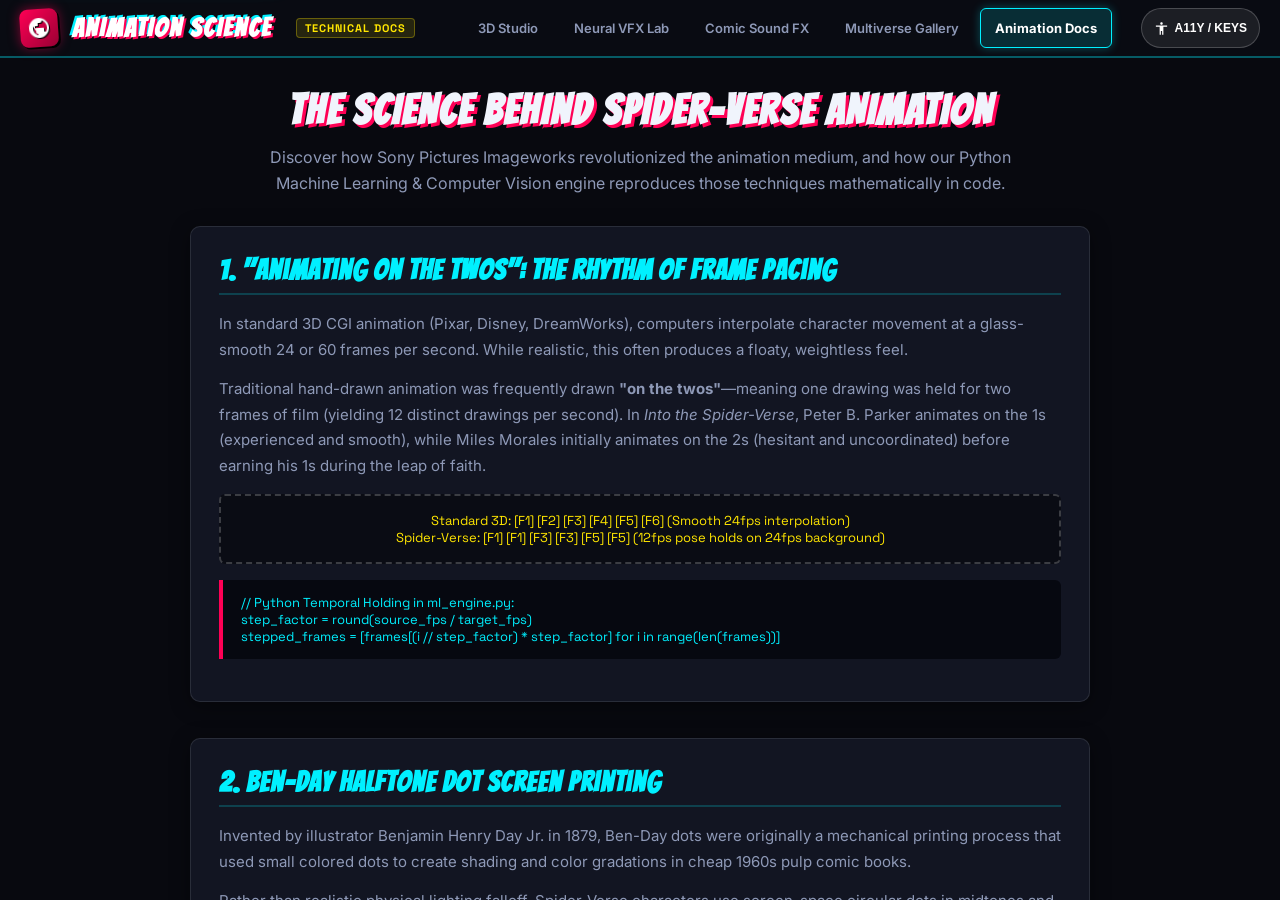
<file: frontend/docs.html>
<!DOCTYPE html>
<html lang="en">
<head>
  <meta charset="UTF-8">
  <meta name="viewport" content="width=device-width, initial-scale=1.0">
  <title>Spider-Verse Animation Science & ML Documentation</title>
  <meta name="description" content="Technical documentation and animation science guide covering Animating on the Twos, Ben-Day dot screening, bilateral ink contours, and machine learning stylization.">

  <!-- Google Fonts -->
  <link rel="preconnect" href="https://fonts.googleapis.com">
  <link rel="preconnect" href="https://fonts.gstatic.com" crossorigin>
  <link href="https://fonts.googleapis.com/css2?family=Bangers&family=Inter:wght@400;500;600;700&family=Space+Grotesk:wght@500;700&display=swap" rel="stylesheet">

  <link rel="stylesheet" href="css/style.css">
  <style>
    .docs-wrapper {
      max-width: 900px;
      margin: 0 auto 60px auto;
      display: flex;
      flex-direction: column;
      gap: 36px;
    }
    .docs-section {
      background: var(--bg-card);
      border: 1px solid rgba(255, 255, 255, 0.1);
      border-radius: var(--radius-md);
      padding: 28px;
      box-shadow: 0 4px 20px rgba(0,0,0,0.4);
    }
    .docs-section h2 {
      font-family: var(--font-comic);
      font-size: 28px;
      letter-spacing: 1px;
      color: var(--preset-secondary);
      margin-bottom: 16px;
      border-bottom: 2px solid rgba(0, 240, 255, 0.2);
      padding-bottom: 8px;
    }
    .docs-section h3 {
      font-size: 18px;
      color: var(--preset-accent);
      margin: 20px 0 10px 0;
    }
    .docs-section p {
      color: var(--text-secondary);
      line-height: 1.7;
      margin-bottom: 14px;
      font-size: 15px;
    }
    .code-callout {
      background: #060810;
      border-left: 4px solid var(--preset-primary);
      padding: 14px 18px;
      font-family: var(--font-mono);
      font-size: 13px;
      color: #00f0ff;
      border-radius: 0 var(--radius-sm) var(--radius-sm) 0;
      margin: 14px 0;
      overflow-x: auto;
    }
    .diagram-box {
      background: rgba(0, 0, 0, 0.4);
      border: 2px dashed rgba(255, 255, 255, 0.2);
      border-radius: var(--radius-sm);
      padding: 16px;
      text-align: center;
      margin: 16px 0;
      font-family: var(--font-mono);
      font-size: 13px;
      color: var(--spider-yellow);
    }
  </style>
</head>
<body>
  <!-- Skip Link -->
  <a href="#docs-main" class="skip-link">Skip to Documentation Content</a>

  <div class="studio-container">

    <!-- Header -->
    <header class="studio-header" role="banner">
      <div class="logo-section">
        <a href="index.html" class="spider-badge" title="Spider-Verse ML Studio Home" aria-label="Spider-Verse ML Studio Home">
          <svg viewBox="0 0 24 24" aria-hidden="true">
            <path d="M12 2C6.48 2 2 6.48 2 12s4.48 10 10 10 10-4.48 10-10S17.52 2 12 2zm1 17.93c-3.95-.49-7-3.85-7-7.93 0-.62.08-1.21.21-1.79L9 15v1c0 1.1.9 2 2 2v1.93zm6.9-2.54c-.26-.81-1-1.39-1.9-1.39h-1v-3c0-.55-.45-1-1-1H8v-2h2c.55 0 1-.45 1-1V7h2c1.1 0 2-.9 2-2v-.41c2.93 1.19 5 4.06 5 7.41 0 2.08-.8 3.97-2.1 5.39z"/>
          </svg>
        </a>
        <div class="logo-title-group">
          <h1>ANIMATION SCIENCE</h1>
        </div>
        <span class="universe-tag">TECHNICAL DOCS</span>
      </div>

      <!-- Navigation -->
      <nav class="main-nav" role="navigation" aria-label="Studio Main Navigation">
        <a href="index.html" class="nav-link">3D Studio</a>
        <a href="vfx-lab.html" class="nav-link">Neural VFX Lab</a>
        <a href="vfx-library.html" class="nav-link">Comic Sound FX</a>
        <a href="multiverse.html" class="nav-link">Multiverse Gallery</a>
        <a href="docs.html" class="nav-link active" aria-current="page">Animation Docs</a>
      </nav>

      <div class="header-actions">
        <button type="button" class="a11y-btn" id="a11y-toggle-btn" aria-label="Open Accessibility Settings (Press ? key)">
          <svg width="15" height="15" viewBox="0 0 24 24" fill="currentColor" aria-hidden="true">
            <path d="M12 2c1.1 0 2 .9 2 2s-.9 2-2 2-2-.9-2-2 .9-2 2-2zm9 7h-6v13h-2v-6h-2v6H9V9H3V7h18v2z"/>
          </svg>
          A11Y / KEYS
        </button>
      </div>
    </header>

    <!-- Scrollable Docs Main -->
    <main class="page-scroll-container" id="docs-main" role="main">
      <div class="page-hero">
        <h1>THE SCIENCE BEHIND SPIDER-VERSE ANIMATION</h1>
        <p>
          Discover how Sony Pictures Imageworks revolutionized the animation medium, and how our Python Machine Learning & Computer Vision engine reproduces those techniques mathematically in code.
        </p>
      </div>

      <div class="docs-wrapper">

        <!-- Section 1 -->
        <article class="docs-section" aria-labelledby="heading-twos">
          <h2 id="heading-twos">1. "Animating on the Twos": The Rhythm of Frame Pacing</h2>
          <p>
            In standard 3D CGI animation (Pixar, Disney, DreamWorks), computers interpolate character movement at a glass-smooth 24 or 60 frames per second. While realistic, this often produces a floaty, weightless feel.
          </p>
          <p>
            Traditional hand-drawn animation was frequently drawn <strong>"on the twos"</strong>—meaning one drawing was held for two frames of film (yielding 12 distinct drawings per second). In <em>Into the Spider-Verse</em>, Peter B. Parker animates on the 1s (experienced and smooth), while Miles Morales initially animates on the 2s (hesitant and uncoordinated) before earning his 1s during the leap of faith.
          </p>
          <div class="diagram-box">
            Standard 3D: [F1] [F2] [F3] [F4] [F5] [F6] (Smooth 24fps interpolation)<br>
            Spider-Verse: [F1] [F1] [F3] [F3] [F5] [F5] (12fps pose holds on 24fps background)
          </div>
          <div class="code-callout">
            // Python Temporal Holding in ml_engine.py:<br>
            step_factor = round(source_fps / target_fps)<br>
            stepped_frames = [frames[(i // step_factor) * step_factor] for i in range(len(frames))]
          </div>
        </article>

        <!-- Section 2 -->
        <article class="docs-section" aria-labelledby="heading-bended">
          <h2 id="heading-bended">2. Ben-Day Halftone Dot Screen Printing</h2>
          <p>
            Invented by illustrator Benjamin Henry Day Jr. in 1879, Ben-Day dots were originally a mechanical printing process that used small colored dots to create shading and color gradations in cheap 1960s pulp comic books.
          </p>
          <p>
            Rather than realistic physical lighting falloff, Spider-Verse characters use screen-space circular dots in midtones and shadows. Our ML engine generates these dots via coordinate rotational trigonometry to reproduce authentic CMYK printing screen angles:
          </p>
          <div class="code-callout">
            # Distance from rotational screen grid center:<br>
            dist_sq = (mod_x ** 2 + mod_y ** 2) / ((cell_size / 2.0) ** 2)<br>
            # Radius dynamically modulated by inverted luminance:<br>
            dot_radius_sq = (1.0 - luminance) * contrast_multiplier
          </div>
        </article>

        <!-- Section 3 -->
        <article class="docs-section" aria-labelledby="heading-ink">
          <h2 id="heading-ink">3. Hand-Drawn Ink Contours & Line Weight</h2>
          <p>
            To prevent 3D characters from looking like plastic action figures, artists developed specialized pen tools to draw real ink strokes over 3D surfaces, simulating pencil pressure and hatching lines.
          </p>
          <p>
            Our pipeline extracts these outlines using <strong>Bilateral Smoothing</strong> (which flattens noise while preserving critical boundary edges), coupled with <strong>Sobel Gradient Magnitude Filtering</strong> to vary line weight according to surface depth, followed by morphological dilation for drawn ink thickness.
          </p>
        </article>

        <!-- Section 4 -->
        <article class="docs-section" aria-labelledby="heading-chromatic">
          <h2 id="heading-chromatic">4. Chromatic Aberration as Narrative Instability</h2>
          <p>
            When a character is displaced from their home universe, their molecules glitch. Instead of generic computer artifacts, the filmmakers translated this into comic book printing register misalignments: the Red, Green, and Blue printing plates slipping apart.
          </p>
          <p>
            Our engine separates RGB channels in NumPy, shifts the Red channel leftward, the Blue channel rightward, and randomly offsets horizontal pixel scanlines to simulate dimensional rifts in reality.
          </p>
        </article>

        <!-- Section 5 -->
        <article class="docs-section" aria-labelledby="heading-a11y">
          <h2 id="heading-a11y">5. Accessibility (A11Y) in this Application</h2>
          <p>
            This studio has been architected to conform with <strong>WCAG 2.1 AA</strong> accessibility standards:
          </p>
          <ul style="color:var(--text-secondary); margin-left:24px; line-height:1.8; font-size:14px;">
            <li><strong>Full Keyboard Navigation:</strong> Every control, button, slider, and timeline scrubber can be navigated with Tab and Arrow keys. Shortcuts (P for play, 1-6 for presets, T for THWIP, S for stylize) allow efficient workflows.</li>
            <li><strong>Screen Reader Live Region:</strong> An <code>aria-live="polite"</code> region announces background ML processing times, preset changes, and frame scrub updates to assistive technologies.</li>
            <li><strong>Reduced Motion Support:</strong> Respects the system <code>prefers-reduced-motion</code> media query and provides an in-app toggle to disable camera oscillations, glitch flashes, and particle velocities.</li>
            <li><strong>High Contrast Mode:</strong> Enhances borders to solid white with pitch-black backdrops for maximum text clarity.</li>
            <li><strong>Accessible Touch Targets:</strong> All buttons meet the minimum 44x44 pixel interactive hit target size.</li>
          </ul>
        </article>

      </div>
    </main>
  </div>

  <script src="js/a11y.js"></script>
</body>
</html>
</file>
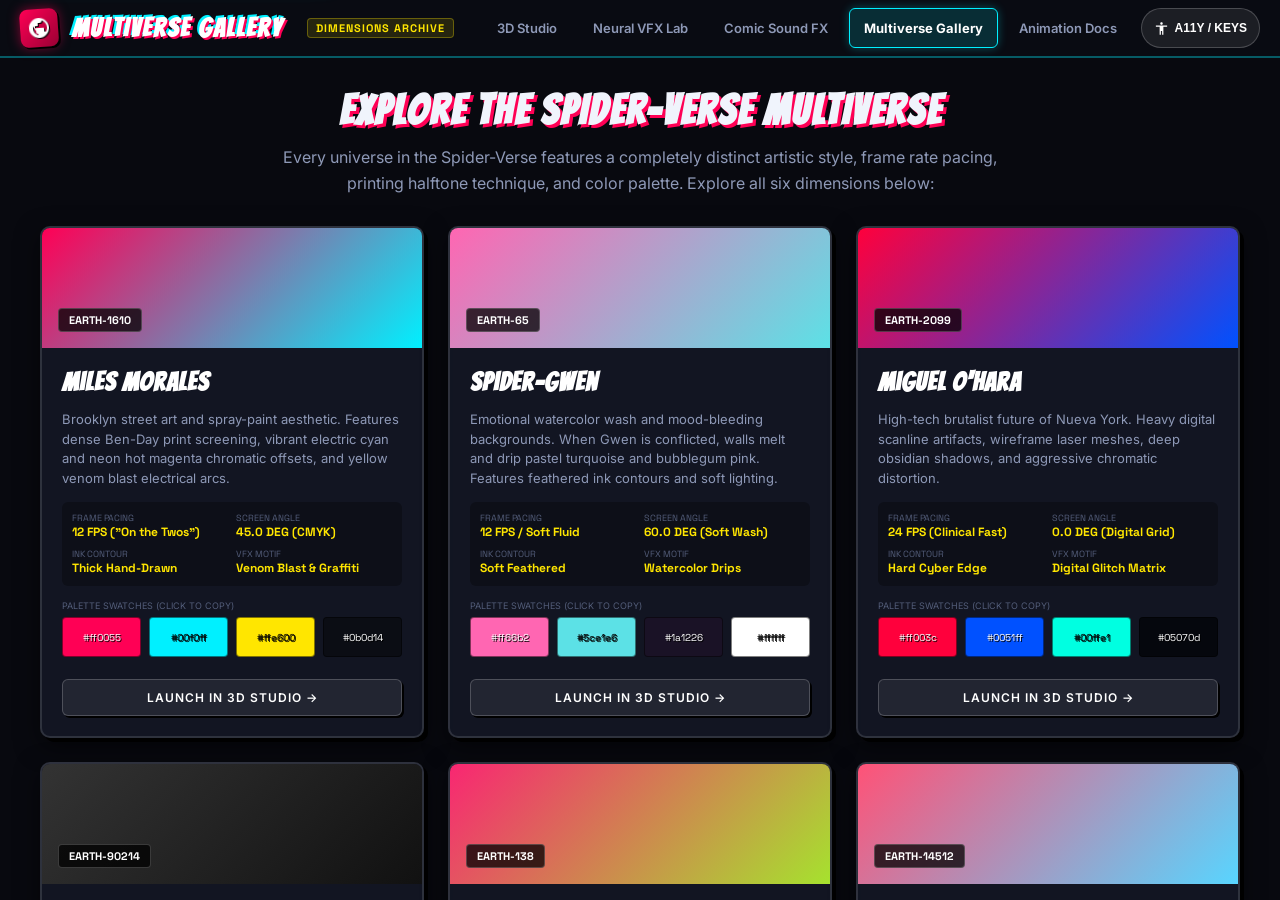
<file: frontend/multiverse.html>
<!DOCTYPE html>
<html lang="en">
<head>
  <meta charset="UTF-8">
  <meta name="viewport" content="width=device-width, initial-scale=1.0">
  <title>Spider-Verse Multiverse Gallery | Earth Dimensions & Aesthetic Lore</title>
  <meta name="description" content="Explore the iconic visual languages and dimensions of the Spider-Verse: Earth-1610, Earth-65, Earth-2099, Earth-90214, Earth-138, and Earth-14512.">

  <!-- Google Fonts -->
  <link rel="preconnect" href="https://fonts.googleapis.com">
  <link rel="preconnect" href="https://fonts.gstatic.com" crossorigin>
  <link href="https://fonts.googleapis.com/css2?family=Bangers&family=Inter:wght@400;500;600;700&family=Space+Grotesk:wght@500;700&display=swap" rel="stylesheet">

  <link rel="stylesheet" href="css/style.css">
  <style>
    .multiverse-grid {
      display: grid;
      grid-template-columns: repeat(auto-fit, minmax(340px, 1fr));
      gap: 24px;
      max-width: 1200px;
      margin: 0 auto;
    }
    .universe-showcase-card {
      background: var(--bg-card);
      border: 2px solid rgba(255, 255, 255, 0.12);
      border-radius: var(--radius-md);
      overflow: hidden;
      box-shadow: 0 8px 24px rgba(0,0,0,0.5), 4px 4px 0 #000;
      display: flex;
      flex-direction: column;
      transition: transform 0.2s, border-color 0.2s;
    }
    .universe-showcase-card:hover {
      transform: translateY(-4px);
      border-color: var(--card-accent, var(--preset-secondary));
    }
    .card-banner {
      height: 120px;
      background: linear-gradient(135deg, var(--card-c1), var(--card-c2));
      display: flex;
      align-items: flex-end;
      padding: 16px;
      position: relative;
    }
    .card-banner-badge {
      font-family: var(--font-mono);
      font-size: 11px;
      font-weight: 700;
      background: rgba(0, 0, 0, 0.75);
      color: #ffffff;
      padding: 4px 10px;
      border-radius: 4px;
      border: 1px solid rgba(255, 255, 255, 0.2);
    }
    .card-content {
      padding: 20px;
      display: flex;
      flex-direction: column;
      flex: 1;
      gap: 14px;
    }
    .card-hero-name {
      font-family: var(--font-comic);
      font-size: 26px;
      letter-spacing: 1px;
      color: #ffffff;
    }
    .card-desc {
      font-size: 13px;
      color: var(--text-secondary);
      line-height: 1.5;
    }
    .specs-table {
      background: rgba(0, 0, 0, 0.3);
      border-radius: var(--radius-sm);
      padding: 10px;
      font-size: 11px;
      font-family: var(--font-mono);
      display: grid;
      grid-template-columns: 1fr 1fr;
      gap: 8px;
    }
    .spec-item {
      display: flex;
      flex-direction: column;
    }
    .spec-name {
      color: var(--text-muted);
      text-transform: uppercase;
      font-size: 9px;
    }
    .spec-val {
      color: var(--preset-accent);
      font-weight: 700;
      font-size: 12px;
    }
    .palette-row {
      display: flex;
      gap: 8px;
      align-items: center;
    }
    .copy-chip {
      flex: 1;
      height: 32px;
      border-radius: 4px;
      border: 1px solid rgba(0, 0, 0, 0.5);
      cursor: pointer;
      display: flex;
      align-items: center;
      justify-content: center;
      font-size: 10px;
      font-family: var(--font-mono);
      color: #fff;
      text-shadow: 1px 1px 0 #000;
      transition: transform 0.1s;
    }
    .copy-chip:hover {
      transform: scale(1.06);
    }
  </style>
</head>
<body>
  <!-- Skip Link -->
  <a href="#multiverse-main" class="skip-link">Skip to Multiverse Dimensions Content</a>

  <div class="studio-container">

    <!-- Top Navigation Header -->
    <header class="studio-header" role="banner">
      <div class="logo-section">
        <a href="index.html" class="spider-badge" title="Spider-Verse ML Studio Home" aria-label="Spider-Verse ML Studio Home">
          <svg viewBox="0 0 24 24" aria-hidden="true">
            <path d="M12 2C6.48 2 2 6.48 2 12s4.48 10 10 10 10-4.48 10-10S17.52 2 12 2zm1 17.93c-3.95-.49-7-3.85-7-7.93 0-.62.08-1.21.21-1.79L9 15v1c0 1.1.9 2 2 2v1.93zm6.9-2.54c-.26-.81-1-1.39-1.9-1.39h-1v-3c0-.55-.45-1-1-1H8v-2h2c.55 0 1-.45 1-1V7h2c1.1 0 2-.9 2-2v-.41c2.93 1.19 5 4.06 5 7.41 0 2.08-.8 3.97-2.1 5.39z"/>
          </svg>
        </a>
        <div class="logo-title-group">
          <h1>MULTIVERSE GALLERY</h1>
        </div>
        <span class="universe-tag">DIMENSIONS ARCHIVE</span>
      </div>

      <!-- Navigation -->
      <nav class="main-nav" role="navigation" aria-label="Studio Main Navigation">
        <a href="index.html" class="nav-link">3D Studio</a>
        <a href="vfx-lab.html" class="nav-link">Neural VFX Lab</a>
        <a href="vfx-library.html" class="nav-link">Comic Sound FX</a>
        <a href="multiverse.html" class="nav-link active" aria-current="page">Multiverse Gallery</a>
        <a href="docs.html" class="nav-link">Animation Docs</a>
      </nav>

      <div class="header-actions">
        <button type="button" class="a11y-btn" id="a11y-toggle-btn" aria-label="Open Accessibility Settings (Press ? key)">
          <svg width="15" height="15" viewBox="0 0 24 24" fill="currentColor" aria-hidden="true">
            <path d="M12 2c1.1 0 2 .9 2 2s-.9 2-2 2-2-.9-2-2 .9-2 2-2zm9 7h-6v13h-2v-6h-2v6H9V9H3V7h18v2z"/>
          </svg>
          A11Y / KEYS
        </button>
      </div>
    </header>

    <!-- Scrollable Content -->
    <main class="page-scroll-container" id="multiverse-main" role="main">
      <div class="page-hero">
        <h1>EXPLORE THE SPIDER-VERSE MULTIVERSE</h1>
        <p>
          Every universe in the Spider-Verse features a completely distinct artistic style, frame rate pacing, printing halftone technique, and color palette. Explore all six dimensions below:
        </p>
      </div>

      <div class="multiverse-grid">

        <!-- 1. Earth-1610 (Miles Morales) -->
        <article class="universe-showcase-card" style="--card-accent:#ff0055;" aria-labelledby="card-1610-title">
          <div class="card-banner" style="--card-c1:#ff0055; --card-c2:#00f0ff;">
            <span class="card-banner-badge">EARTH-1610</span>
          </div>
          <div class="card-content">
            <h2 class="card-hero-name" id="card-1610-title">Miles Morales</h2>
            <p class="card-desc">
              Brooklyn street art and spray-paint aesthetic. Features dense Ben-Day print screening, vibrant electric cyan and neon hot magenta chromatic offsets, and yellow venom blast electrical arcs.
            </p>
            <div class="specs-table">
              <div class="spec-item"><span class="spec-name">Frame Pacing</span><span class="spec-val">12 FPS ("On the Twos")</span></div>
              <div class="spec-item"><span class="spec-name">Screen Angle</span><span class="spec-val">45.0 DEG (CMYK)</span></div>
              <div class="spec-item"><span class="spec-name">Ink Contour</span><span class="spec-val">Thick Hand-Drawn</span></div>
              <div class="spec-item"><span class="spec-name">VFX Motif</span><span class="spec-val">Venom Blast & Graffiti</span></div>
            </div>
            <div>
              <span class="spec-name" style="display:block; margin-bottom:6px;">Palette Swatches (Click to copy)</span>
              <div class="palette-row">
                <button type="button" class="copy-chip" style="background:#ff0055;" data-hex="#ff0055" aria-label="Copy Magenta #ff0055">#ff0055</button>
                <button type="button" class="copy-chip" style="background:#00f0ff; color:#000;" data-hex="#00f0ff" aria-label="Copy Cyan #00f0ff">#00f0ff</button>
                <button type="button" class="copy-chip" style="background:#ffe600; color:#000;" data-hex="#ffe600" aria-label="Copy Yellow #ffe600">#ffe600</button>
                <button type="button" class="copy-chip" style="background:#0b0d14;" data-hex="#0b0d14" aria-label="Copy Charcoal #0b0d14">#0b0d14</button>
              </div>
            </div>
            <a href="index.html" class="export-btn secondary" style="text-align:center; text-decoration:none; margin-top:8px;" aria-label="Launch Earth-1610 in 3D Studio">
              LAUNCH IN 3D STUDIO &rarr;
            </a>
          </div>
        </article>

        <!-- 2. Earth-65 (Spider-Gwen) -->
        <article class="universe-showcase-card" style="--card-accent:#ff66b2;" aria-labelledby="card-65-title">
          <div class="card-banner" style="--card-c1:#ff66b2; --card-c2:#5ce1e6;">
            <span class="card-banner-badge">EARTH-65</span>
          </div>
          <div class="card-content">
            <h2 class="card-hero-name" id="card-65-title">Spider-Gwen</h2>
            <p class="card-desc">
              Emotional watercolor wash and mood-bleeding backgrounds. When Gwen is conflicted, walls melt and drip pastel turquoise and bubblegum pink. Features feathered ink contours and soft lighting.
            </p>
            <div class="specs-table">
              <div class="spec-item"><span class="spec-name">Frame Pacing</span><span class="spec-val">12 FPS / Soft Fluid</span></div>
              <div class="spec-item"><span class="spec-name">Screen Angle</span><span class="spec-val">60.0 DEG (Soft Wash)</span></div>
              <div class="spec-item"><span class="spec-name">Ink Contour</span><span class="spec-val">Soft Feathered</span></div>
              <div class="spec-item"><span class="spec-name">VFX Motif</span><span class="spec-val">Watercolor Drips</span></div>
            </div>
            <div>
              <span class="spec-name" style="display:block; margin-bottom:6px;">Palette Swatches (Click to copy)</span>
              <div class="palette-row">
                <button type="button" class="copy-chip" style="background:#ff66b2;" data-hex="#ff66b2" aria-label="Copy Pastel Pink #ff66b2">#ff66b2</button>
                <button type="button" class="copy-chip" style="background:#5ce1e6; color:#000;" data-hex="#5ce1e6" aria-label="Copy Turquoise #5ce1e6">#5ce1e6</button>
                <button type="button" class="copy-chip" style="background:#1a1226;" data-hex="#1a1226" aria-label="Copy Plum #1a1226">#1a1226</button>
                <button type="button" class="copy-chip" style="background:#ffffff; color:#000;" data-hex="#ffffff" aria-label="Copy White #ffffff">#ffffff</button>
              </div>
            </div>
            <a href="index.html" class="export-btn secondary" style="text-align:center; text-decoration:none; margin-top:8px;" aria-label="Launch Earth-65 in 3D Studio">
              LAUNCH IN 3D STUDIO &rarr;
            </a>
          </div>
        </article>

        <!-- 3. Earth-2099 (Miguel O'Hara) -->
        <article class="universe-showcase-card" style="--card-accent:#ff003c;" aria-labelledby="card-2099-title">
          <div class="card-banner" style="--card-c1:#ff003c; --card-c2:#0051ff;">
            <span class="card-banner-badge">EARTH-2099</span>
          </div>
          <div class="card-content">
            <h2 class="card-hero-name" id="card-2099-title">Miguel O'Hara</h2>
            <p class="card-desc">
              High-tech brutalist future of Nueva York. Heavy digital scanline artifacts, wireframe laser meshes, deep obsidian shadows, and aggressive chromatic distortion.
            </p>
            <div class="specs-table">
              <div class="spec-item"><span class="spec-name">Frame Pacing</span><span class="spec-val">24 FPS (Clinical Fast)</span></div>
              <div class="spec-item"><span class="spec-name">Screen Angle</span><span class="spec-val">0.0 DEG (Digital Grid)</span></div>
              <div class="spec-item"><span class="spec-name">Ink Contour</span><span class="spec-val">Hard Cyber Edge</span></div>
              <div class="spec-item"><span class="spec-name">VFX Motif</span><span class="spec-val">Digital Glitch Matrix</span></div>
            </div>
            <div>
              <span class="spec-name" style="display:block; margin-bottom:6px;">Palette Swatches (Click to copy)</span>
              <div class="palette-row">
                <button type="button" class="copy-chip" style="background:#ff003c;" data-hex="#ff003c" aria-label="Copy Laser Crimson #ff003c">#ff003c</button>
                <button type="button" class="copy-chip" style="background:#0051ff;" data-hex="#0051ff" aria-label="Copy Cyber Blue #0051ff">#0051ff</button>
                <button type="button" class="copy-chip" style="background:#00ffe1; color:#000;" data-hex="#00ffe1" aria-label="Copy Hologram Teal #00ffe1">#00ffe1</button>
                <button type="button" class="copy-chip" style="background:#05070d;" data-hex="#05070d" aria-label="Copy Obsidian #05070d">#05070d</button>
              </div>
            </div>
            <a href="index.html" class="export-btn secondary" style="text-align:center; text-decoration:none; margin-top:8px;" aria-label="Launch Earth-2099 in 3D Studio">
              LAUNCH IN 3D STUDIO &rarr;
            </a>
          </div>
        </article>

        <!-- 4. Earth-90214 (Spider-Man Noir) -->
        <article class="universe-showcase-card" style="--card-accent:#e0e0e0;" aria-labelledby="card-noir-title">
          <div class="card-banner" style="--card-c1:#333333; --card-c2:#111111;">
            <span class="card-banner-badge">EARTH-90214</span>
          </div>
          <div class="card-content">
            <h2 class="card-hero-name" id="card-noir-title">Spider-Man Noir</h2>
            <p class="card-desc">
              1933 Great Depression pulp magazine aesthetic. Stark black-and-white chiaroscuro shadow play, textured aged newsprint, and hand-drawn pen-and-ink cross-hatching.
            </p>
            <div class="specs-table">
              <div class="spec-item"><span class="spec-name">Frame Pacing</span><span class="spec-val">12 FPS / Noir Rhythm</span></div>
              <div class="spec-item"><span class="spec-name">Screen Angle</span><span class="spec-val">45.0 DEG (Newsprint)</span></div>
              <div class="spec-item"><span class="spec-name">Ink Contour</span><span class="spec-val">Heavy Cross-Hatching</span></div>
              <div class="spec-item"><span class="spec-name">VFX Motif</span><span class="spec-val">Wind, Rain, Smoke</span></div>
            </div>
            <div>
              <span class="spec-name" style="display:block; margin-bottom:6px;">Palette Swatches (Click to copy)</span>
              <div class="palette-row">
                <button type="button" class="copy-chip" style="background:#0a0a0a;" data-hex="#0a0a0a" aria-label="Copy Pitch Black #0a0a0a">#0a0a0a</button>
                <button type="button" class="copy-chip" style="background:#555555;" data-hex="#555555" aria-label="Copy Charcoal #555555">#555555</button>
                <button type="button" class="copy-chip" style="background:#d2cdc3; color:#000;" data-hex="#d2cdc3" aria-label="Copy Sepia Paper #d2cdc3">#d2cdc3</button>
                <button type="button" class="copy-chip" style="background:#ffffff; color:#000;" data-hex="#ffffff" aria-label="Copy White #ffffff">#ffffff</button>
              </div>
            </div>
            <a href="index.html" class="export-btn secondary" style="text-align:center; text-decoration:none; margin-top:8px;" aria-label="Launch Earth-90214 in 3D Studio">
              LAUNCH IN 3D STUDIO &rarr;
            </a>
          </div>
        </article>

        <!-- 5. Earth-138 (Spider-Punk) -->
        <article class="universe-showcase-card" style="--card-accent:#f92672;" aria-labelledby="card-punk-title">
          <div class="card-banner" style="--card-c1:#f92672; --card-c2:#a6e22e;">
            <span class="card-banner-badge">EARTH-138</span>
          </div>
          <div class="card-content">
            <h2 class="card-hero-name" id="card-punk-title">Spider-Punk (Hobie)</h2>
            <p class="card-desc">
              Cut-up DIY punk zine collage and Xerox photocopier noise. His jacket, guitar, and mask animate at mismatched variable frame rates (8fps over 12fps) with torn paper borders.
            </p>
            <div class="specs-table">
              <div class="spec-item"><span class="spec-name">Frame Pacing</span><span class="spec-val">8 FPS / 12 FPS Variable</span></div>
              <div class="spec-item"><span class="spec-name">Screen Angle</span><span class="spec-val">Chaotic Mismatched</span></div>
              <div class="spec-item"><span class="spec-name">Ink Contour</span><span class="spec-val">Torn Paper Edges</span></div>
              <div class="spec-item"><span class="spec-name">VFX Motif</span><span class="spec-val">Safety Pins & Xerox</span></div>
            </div>
            <div>
              <span class="spec-name" style="display:block; margin-bottom:6px;">Palette Swatches (Click to copy)</span>
              <div class="palette-row">
                <button type="button" class="copy-chip" style="background:#f92672;" data-hex="#f92672" aria-label="Copy Anarchy Pink #f92672">#f92672</button>
                <button type="button" class="copy-chip" style="background:#a6e22e; color:#000;" data-hex="#a6e22e" aria-label="Copy Acid Lime #a6e22e">#a6e22e</button>
                <button type="button" class="copy-chip" style="background:#66d9ef; color:#000;" data-hex="#66d9ef" aria-label="Copy Sky Blue #66d9ef">#66d9ef</button>
                <button type="button" class="copy-chip" style="background:#111111;" data-hex="#111111" aria-label="Copy Dirty Asphalt #111111">#111111</button>
              </div>
            </div>
            <a href="index.html" class="export-btn secondary" style="text-align:center; text-decoration:none; margin-top:8px;" aria-label="Launch Earth-138 in 3D Studio">
              LAUNCH IN 3D STUDIO &rarr;
            </a>
          </div>
        </article>

        <!-- 6. Earth-14512 (Peni Parker) -->
        <article class="universe-showcase-card" style="--card-accent:#ff5277;" aria-labelledby="card-peni-title">
          <div class="card-banner" style="--card-c1:#ff5277; --card-c2:#58d5ff;">
            <span class="card-banner-badge">EARTH-14512</span>
          </div>
          <div class="card-content">
            <h2 class="card-hero-name" id="card-peni-title">Peni Parker & SP//dr</h2>
            <p class="card-desc">
              Neo-Tokyo mecha anime and shojo manga. Features printed screentone dot shading, dynamic action speedbursts, emotive comic eye bubbles, and sweet cherry blossom pastel tones.
            </p>
            <div class="specs-table">
              <div class="spec-item"><span class="spec-name">Frame Pacing</span><span class="spec-val">12 FPS / Anime Stepped</span></div>
              <div class="spec-item"><span class="spec-name">Screen Angle</span><span class="spec-val">90.0 DEG (Manga Tone)</span></div>
              <div class="spec-item"><span class="spec-name">Ink Contour</span><span class="spec-val">Clean Anime Linework</span></div>
              <div class="spec-item"><span class="spec-name">VFX Motif</span><span class="spec-val">Kawaii Sparkles & Stars</span></div>
            </div>
            <div>
              <span class="spec-name" style="display:block; margin-bottom:6px;">Palette Swatches (Click to copy)</span>
              <div class="palette-row">
                <button type="button" class="copy-chip" style="background:#ff5277;" data-hex="#ff5277" aria-label="Copy Cherry Blossom #ff5277">#ff5277</button>
                <button type="button" class="copy-chip" style="background:#ffb8d2; color:#000;" data-hex="#ffb8d2" aria-label="Copy Sweet Pink #ffb8d2">#ffb8d2</button>
                <button type="button" class="copy-chip" style="background:#58d5ff; color:#000;" data-hex="#58d5ff" aria-label="Copy Mecha Cyan #58d5ff">#58d5ff</button>
                <button type="button" class="copy-chip" style="background:#14101e;" data-hex="#14101e" aria-label="Copy Dark Indigo #14101e">#14101e</button>
              </div>
            </div>
            <a href="index.html" class="export-btn secondary" style="text-align:center; text-decoration:none; margin-top:8px;" aria-label="Launch Earth-14512 in 3D Studio">
              LAUNCH IN 3D STUDIO &rarr;
            </a>
          </div>
        </article>

      </div>
    </main>
  </div>

  <script src="js/a11y.js"></script>
  <script>
    // Copy HEX chips
    document.querySelectorAll(".copy-chip").forEach(chip => {
      chip.addEventListener("click", () => {
        const hex = chip.getAttribute("data-hex");
        navigator.clipboard.writeText(hex);
        window.SpiderVerseA11Y.announce(`Copied ${hex} to clipboard`);
        alert(`Copied ${hex} to clipboard!`);
      });
    });
  </script>
</body>
</html>
</file>
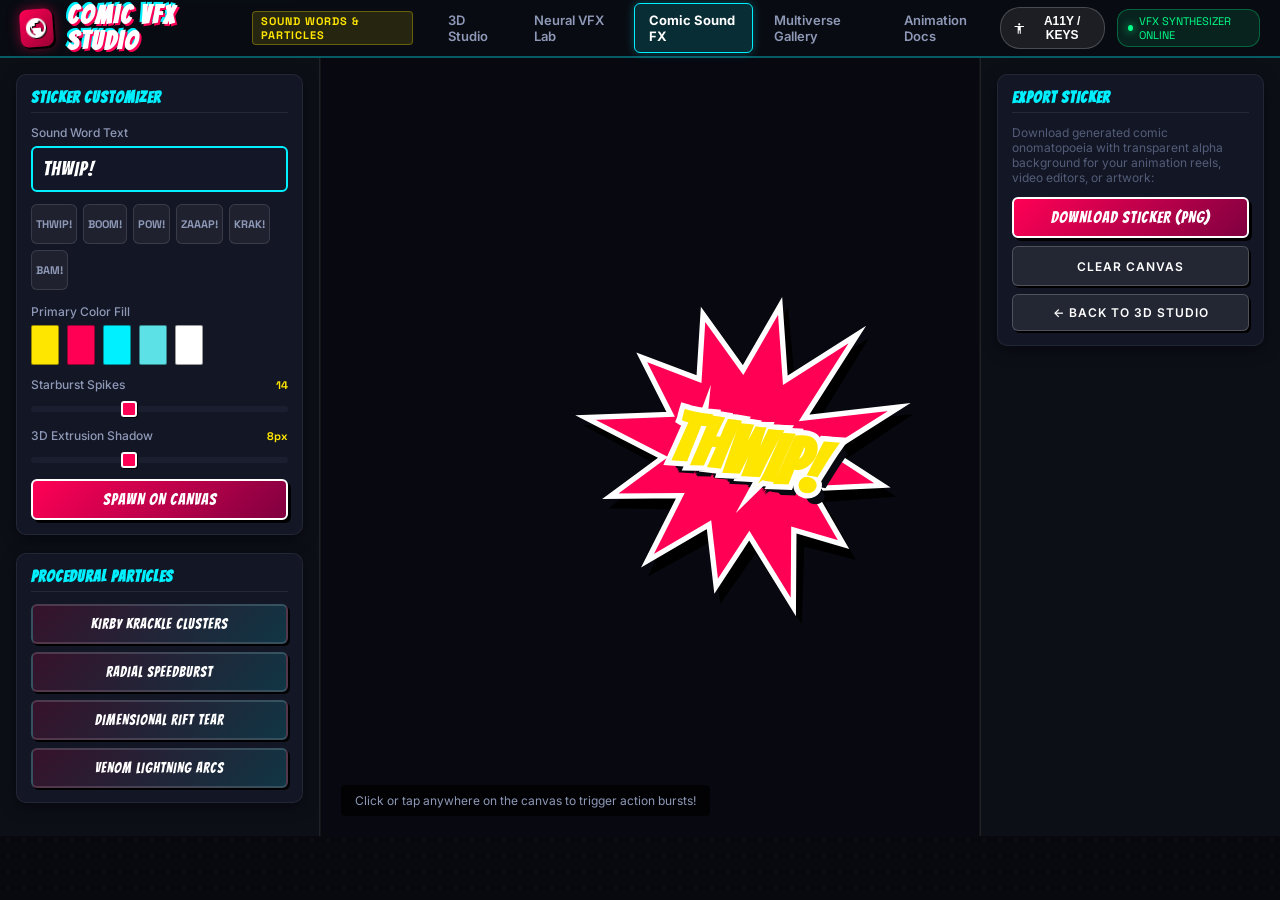
<file: frontend/vfx-library.html>
<!DOCTYPE html>
<html lang="en">
<head>
  <meta charset="UTF-8">
  <meta name="viewport" content="width=device-width, initial-scale=1.0">
  <title>Spider-Verse Comic VFX & Sound FX Library | Sticker Studio</title>
  <meta name="description" content="Generate and customize Spider-Verse comic book sound effects, onomatopoeia stickers, Kirby krackle dots, and action speedlines. Export transparent PNGs.">

  <!-- Google Fonts -->
  <link rel="preconnect" href="https://fonts.googleapis.com">
  <link rel="preconnect" href="https://fonts.gstatic.com" crossorigin>
  <link href="https://fonts.googleapis.com/css2?family=Bangers&family=Inter:wght@400;500;600;700&family=Space+Grotesk:wght@500;700&display=swap" rel="stylesheet">

  <link rel="stylesheet" href="css/style.css">
</head>
<body>
  <!-- Skip Link -->
  <a href="#vfx-library-main" class="skip-link">Skip to Comic VFX Library Content</a>

  <div class="studio-container">

    <!-- Header -->
    <header class="studio-header" role="banner">
      <div class="logo-section">
        <a href="index.html" class="spider-badge" title="Spider-Verse ML Studio Home" aria-label="Spider-Verse ML Studio Home">
          <svg viewBox="0 0 24 24" aria-hidden="true">
            <path d="M12 2C6.48 2 2 6.48 2 12s4.48 10 10 10 10-4.48 10-10S17.52 2 12 2zm1 17.93c-3.95-.49-7-3.85-7-7.93 0-.62.08-1.21.21-1.79L9 15v1c0 1.1.9 2 2 2v1.93zm6.9-2.54c-.26-.81-1-1.39-1.9-1.39h-1v-3c0-.55-.45-1-1-1H8v-2h2c.55 0 1-.45 1-1V7h2c1.1 0 2-.9 2-2v-.41c2.93 1.19 5 4.06 5 7.41 0 2.08-.8 3.97-2.1 5.39z"/>
          </svg>
        </a>
        <div class="logo-title-group">
          <h1>COMIC VFX STUDIO</h1>
        </div>
        <span class="universe-tag">SOUND WORDS & PARTICLES</span>
      </div>

      <!-- Navigation -->
      <nav class="main-nav" role="navigation" aria-label="Studio Main Navigation">
        <a href="index.html" class="nav-link">3D Studio</a>
        <a href="vfx-lab.html" class="nav-link">Neural VFX Lab</a>
        <a href="vfx-library.html" class="nav-link active" aria-current="page">Comic Sound FX</a>
        <a href="multiverse.html" class="nav-link">Multiverse Gallery</a>
        <a href="docs.html" class="nav-link">Animation Docs</a>
      </nav>

      <div class="header-actions">
        <button type="button" class="a11y-btn" id="a11y-toggle-btn" aria-label="Open Accessibility Settings (Press ? key)">
          <svg width="15" height="15" viewBox="0 0 24 24" fill="currentColor" aria-hidden="true">
            <path d="M12 2c1.1 0 2 .9 2 2s-.9 2-2 2-2-.9-2-2 .9-2 2-2zm9 7h-6v13h-2v-6h-2v6H9V9H3V7h18v2z"/>
          </svg>
          A11Y / KEYS
        </button>
        <div class="status-badge" role="status">
          <span class="pulse-dot" aria-hidden="true"></span>
          <span>VFX SYNTHESIZER ONLINE</span>
        </div>
      </div>
    </header>

    <!-- Main Workspace -->
    <main class="studio-workspace" id="vfx-library-main" style="grid-template-columns: 320px 1fr 300px;" role="main">

      <!-- Left Sidebar: Onomatopoeia Sticker Customizer -->
      <aside class="studio-sidebar left" role="complementary" aria-label="Sticker Customizer Controls">
        <section class="panel-section" aria-labelledby="heading-sticker-creator">
          <div class="panel-header">
            <h2 class="panel-title" id="heading-sticker-creator">STICKER CUSTOMIZER</h2>
          </div>

          <div class="control-group">
            <label for="sticker-text-input" class="control-label" style="display:block; margin-bottom:6px;">Sound Word Text</label>
            <input type="text" id="sticker-text-input" value="THWIP!" maxlength="14" style="width:100%; padding:10px; background:#121626; border:2px solid var(--preset-secondary); color:#ffffff; font-family:var(--font-comic); font-size:20px; border-radius:var(--radius-sm); letter-spacing:1px;" aria-label="Custom Sound Effect Word">
          </div>

          <!-- Quick Words Pills -->
          <div style="display:flex; flex-wrap:wrap; gap:6px; margin-bottom:14px;" role="toolbar" aria-label="Preset comic sound words">
            <button type="button" class="fps-btn sticker-quick" data-word="THWIP!">THWIP!</button>
            <button type="button" class="fps-btn sticker-quick" data-word="BOOM!">BOOM!</button>
            <button type="button" class="fps-btn sticker-quick" data-word="POW!">POW!</button>
            <button type="button" class="fps-btn sticker-quick" data-word="ZAAAP!">ZAAAP!</button>
            <button type="button" class="fps-btn sticker-quick" data-word="KRAK!">KRAK!</button>
            <button type="button" class="fps-btn sticker-quick" data-word="BAM!">BAM!</button>
          </div>

          <!-- Color Theme Selection -->
          <div class="control-group">
            <label class="control-label" style="display:block; margin-bottom:6px;">Primary Color Fill</label>
            <div style="display:flex; gap:8px;" role="radiogroup" aria-label="Sticker text color">
              <button type="button" class="swatch-dot color-pick active" data-color="#ffe600" style="background:#ffe600; width:28px; height:28px; cursor:pointer;" aria-label="Venom Yellow"></button>
              <button type="button" class="swatch-dot color-pick" data-color="#ff0055" style="background:#ff0055; width:28px; height:28px; cursor:pointer;" aria-label="Neon Hot Magenta"></button>
              <button type="button" class="swatch-dot color-pick" data-color="#00f0ff" style="background:#00f0ff; width:28px; height:28px; cursor:pointer;" aria-label="Electric Cyan"></button>
              <button type="button" class="swatch-dot color-pick" data-color="#5ce1e6" style="background:#5ce1e6; width:28px; height:28px; cursor:pointer;" aria-label="Spider-Gwen Turquoise"></button>
              <button type="button" class="swatch-dot color-pick" data-color="#ffffff" style="background:#ffffff; width:28px; height:28px; cursor:pointer;" aria-label="Bleach White"></button>
            </div>
          </div>

          <div class="control-group">
            <div class="control-label-row">
              <label for="sticker-spikes" class="control-label">Starburst Spikes</label>
              <span class="control-value" id="sticker-spikes-val">14</span>
            </div>
            <input type="range" class="comic-slider" id="sticker-spikes" min="8" max="24" value="14" step="1" aria-label="Starburst Spikes Count" aria-valuemin="8" aria-valuemax="24" aria-valuenow="14">
          </div>

          <div class="control-group">
            <div class="control-label-row">
              <label for="sticker-shadow-depth" class="control-label">3D Extrusion Shadow</label>
              <span class="control-value" id="sticker-shadow-depth-val">8px</span>
            </div>
            <input type="range" class="comic-slider" id="sticker-shadow-depth" min="2" max="18" value="8" step="1" aria-label="3D Extrusion Shadow Depth" aria-valuemin="2" aria-valuemax="18" aria-valuenow="8">
          </div>

          <button type="button" class="export-btn" id="btn-spawn-sticker" style="width:100%; margin-top:10px;" aria-label="Spawn Custom Comic Sticker on Preview Canvas">
            SPAWN ON CANVAS
          </button>
        </section>

        <!-- Other Particle VFX -->
        <section class="panel-section" aria-labelledby="heading-particles-lab">
          <div class="panel-header">
            <h2 class="panel-title" id="heading-particles-lab">PROCEDURAL PARTICLES</h2>
          </div>
          <div style="display:flex; flex-direction:column; gap:8px;">
            <button type="button" class="vfx-btn" id="lib-btn-krackle" aria-label="Generate Kirby Krackle cosmic black energy dots">
              KIRBY KRACKLE CLUSTERS
            </button>
            <button type="button" class="vfx-btn" id="lib-btn-speedburst" aria-label="Generate radial anime action speed lines">
              RADIAL SPEEDBURST
            </button>
            <button type="button" class="vfx-btn" id="lib-btn-tear" aria-label="Generate dimensional multiverse fracture tear">
              DIMENSIONAL RIFT TEAR
            </button>
            <button type="button" class="vfx-btn" id="lib-btn-venom" aria-label="Generate venom shock lightning electrical arcs">
              VENOM LIGHTNING ARCS
            </button>
          </div>
        </section>
      </aside>

      <!-- Center: Interactive VFX Preview Stage -->
      <section class="studio-viewport" aria-label="Comic VFX Canvas Stage">
        <div class="canvas-wrapper" style="background:#070810; position:relative;">
          <canvas id="vfx-lib-canvas" role="img" aria-label="Interactive Comic VFX Preview Canvas. Click anywhere to spawn sound bursts and particles."></canvas>
          <div style="position:absolute; bottom:20px; left:20px; background:rgba(0,0,0,0.7); padding:8px 14px; border-radius:4px; font-size:12px; color:var(--text-secondary); pointer-events:none;">
            Click or tap anywhere on the canvas to trigger action bursts!
          </div>
        </div>
      </section>

      <!-- Right Sidebar: Export & Download Studio -->
      <aside class="studio-sidebar right" role="complementary" aria-label="Download and Sticker Export">
        <section class="panel-section" aria-labelledby="heading-sticker-export">
          <div class="panel-header">
            <h2 class="panel-title" id="heading-sticker-export">EXPORT STICKER</h2>
          </div>
          <p style="font-size:12px; color:var(--text-muted); margin-bottom:12px;">
            Download generated comic onomatopoeia with transparent alpha background for your animation reels, video editors, or artwork:
          </p>

          <div class="export-actions">
            <button type="button" class="export-btn" id="btn-export-sticker-png" aria-label="Download current comic sticker as transparent PNG">
              DOWNLOAD STICKER (PNG)
            </button>
            <button type="button" class="export-btn secondary" id="btn-clear-canvas" aria-label="Clear all particles from preview canvas">
              CLEAR CANVAS
            </button>
            <a href="index.html" class="export-btn secondary" style="text-align:center; text-decoration:none;" aria-label="Return to 3D CGI Animation Studio">
              &larr; BACK TO 3D STUDIO
            </a>
          </div>
        </section>
      </aside>

    </main>
  </div>

  <script src="js/a11y.js"></script>
  <script src="js/vfx_engine.js"></script>
  <script>
    // VFX Library Interactive Controller
    (function() {
      const canvas = document.getElementById("vfx-lib-canvas");
      const vfx = new window.SpiderVerseVFXEngine(canvas);

      let chosenColor = "#ffe600";

      // Color picker
      document.querySelectorAll(".color-pick").forEach(btn => {
        btn.addEventListener("click", () => {
          document.querySelectorAll(".color-pick").forEach(b => b.classList.remove("active"));
          btn.classList.add("active");
          chosenColor = btn.getAttribute("data-color");
        });
      });

      // Quick word buttons
      document.querySelectorAll(".sticker-quick").forEach(btn => {
        btn.addEventListener("click", () => {
          const word = btn.getAttribute("data-word");
          const input = document.getElementById("sticker-text-input");
          if (input) input.value = word;
          vfx.triggerOnomatopoeia(word, null, null, chosenColor);
          window.SpiderVerseA11Y.announce(`Spawned ${word}`);
        });
      });

      // Spawn custom button
      document.getElementById("btn-spawn-sticker")?.addEventListener("click", () => {
        const word = document.getElementById("sticker-text-input")?.value || "THWIP!";
        vfx.triggerOnomatopoeia(word, null, null, chosenColor);
        window.SpiderVerseA11Y.announce(`Spawned custom sticker ${word}`);
      });

      // Particles
      document.getElementById("lib-btn-krackle")?.addEventListener("click", () => {
        vfx.triggerKirbyKrackle();
        window.SpiderVerseA11Y.announce("Generated Kirby Krackle clusters");
      });
      document.getElementById("lib-btn-speedburst")?.addEventListener("click", () => {
        vfx.triggerSpeedlines(60, chosenColor);
        window.SpiderVerseA11Y.announce("Generated radial speed burst");
      });
      document.getElementById("lib-btn-tear")?.addEventListener("click", () => {
        vfx.triggerDimensionalTear(50);
        window.SpiderVerseA11Y.announce("Generated dimensional rift tear");
      });
      document.getElementById("lib-btn-venom")?.addEventListener("click", () => {
        vfx.triggerVenomBlast();
        window.SpiderVerseA11Y.announce("Generated venom blast electrical discharge");
      });

      // Clear canvas
      document.getElementById("btn-clear-canvas")?.addEventListener("click", () => {
        vfx.particles = [];
        vfx.onomatopoeiaList = [];
        vfx.speedlinesActive = false;
        vfx.glitchActive = false;
        window.SpiderVerseA11Y.announce("Canvas cleared");
      });

      // Export sticker
      document.getElementById("btn-export-sticker-png")?.addEventListener("click", async () => {
        const word = document.getElementById("sticker-text-input")?.value || "THWIP!";
        window.SpiderVerseA11Y.announce("Generating transparent sticker via backend API...");

        try {
          const res = await fetch("/api/generate-vfx", {
            method: "POST",
            headers: { "Content-Type": "application/json" },
            body: JSON.stringify({
              vfx_type: "onomatopoeia",
              text: word,
              width: 600,
              height: 400,
              color: chosenColor
            })
          });
          const data = await res.json();
          if (data.success && data.vfx_base64) {
            const a = document.createElement("a");
            a.href = data.vfx_base64;
            a.download = `spiderverse_sticker_${word}.png`;
            a.click();
            window.SpiderVerseA11Y.announce(`Sticker ${word} downloaded as transparent PNG!`);
          }
        } catch (e) {
          console.error(e);
        }
      });

      // Initial sticker spawn
      setTimeout(() => {
        vfx.triggerOnomatopoeia("THWIP!", null, null, "#ffe600");
      }, 300);
    })();
  </script>
</body>
</html>
</file>
<file: frontend/css/style.css>
/* ==========================================================================
   SPIDER-VERSE ML ANIMATION & VFX STUDIO - CORE DESIGN SYSTEM
   Palette: Neon Hot Magenta (#ff0055), Electric Cyan (#00f0ff),
            Venom Yellow (#ffe600), Dimension Violet (#7928ca), Deep Void (#090a12)
   Aesthetic: Ben-Day Halftone, Comic Ink, Chromatic Glitch, Onomatopoeia
   ========================================================================== */

:root {
  --bg-dark: #08090f;
  --bg-panel: rgba(14, 16, 26, 0.88);
  --bg-card: rgba(22, 26, 42, 0.75);
  --border-glow: rgba(0, 240, 255, 0.28);
  --text-primary: #f0f4fc;
  --text-secondary: #8e99b7;
  --text-muted: #535d79;

  /* Spider-Verse Multiverse Colors */
  --spider-red: #ff0055;
  --spider-cyan: #00f0ff;
  --spider-yellow: #ffe600;
  --spider-purple: #9d4edd;
  --spider-green: #00ff88;
  --spider-black: #06070a;

  /* Active preset colors (dynamically overridden by JS) */
  --preset-primary: #ff0055;
  --preset-secondary: #00f0ff;
  --preset-accent: #ffe600;

  --font-comic: 'Bangers', cursive, impact, sans-serif;
  --font-mono: 'Space Grotesk', 'Consolas', monospace;
  --font-body: 'Inter', system-ui, -apple-system, sans-serif;

  --radius-sm: 6px;
  --radius-md: 10px;
  --radius-lg: 16px;
  --shadow-comic: 4px 4px 0px rgba(0, 0, 0, 0.95);
  --shadow-neon: 0 0 16px rgba(255, 0, 85, 0.4), 0 0 32px rgba(0, 240, 255, 0.2);
}

*, *::before, *::after {
  box-sizing: border-box;
  margin: 0;
  padding: 0;
}

html, body {
  width: 100%;
  height: 100%;
  overflow: hidden;
  background-color: var(--bg-dark);
  color: var(--text-primary);
  font-family: var(--font-body);
  -webkit-font-smoothing: antialiased;
}

/* Subtle Comic Halftone Pattern Background */
body::before {
  content: "";
  position: fixed;
  top: 0; left: 0; right: 0; bottom: 0;
  background-image: radial-gradient(rgba(255, 255, 255, 0.04) 1px, transparent 1px);
  background-size: 16px 16px;
  pointer-events: none;
  z-index: 0;
}

/* App Container */
.studio-container {
  display: flex;
  flex-direction: column;
  width: 100vw;
  height: 100vh;
  position: relative;
  z-index: 1;
}

/* ==========================================================================
   TOP HEADER
   ========================================================================== */
.studio-header {
  display: flex;
  align-items: center;
  justify-content: space-between;
  padding: 8px 20px;
  background: rgba(10, 12, 20, 0.95);
  border-bottom: 2px solid rgba(0, 240, 255, 0.35);
  backdrop-filter: blur(12px);
  z-index: 10;
  height: 58px;
}

.logo-section {
  display: flex;
  align-items: center;
  gap: 14px;
}

.spider-badge {
  background: linear-gradient(135deg, var(--spider-red), #990033);
  width: 38px;
  height: 38px;
  border-radius: 8px;
  display: flex;
  align-items: center;
  justify-content: center;
  box-shadow: 2px 2px 0 #000, 0 0 12px rgba(255, 0, 85, 0.5);
  transform: rotate(-4deg);
}

.spider-badge svg {
  width: 24px;
  height: 24px;
  fill: #fff;
  filter: drop-shadow(1px 1px 0 #000);
}

.logo-title-group h1 {
  font-family: var(--font-comic);
  font-size: 26px;
  letter-spacing: 2px;
  line-height: 1;
  text-transform: uppercase;
  color: #ffffff;
  position: relative;
  display: inline-block;
  text-shadow: 2px 2px 0 var(--spider-red), -2px -2px 0 var(--spider-cyan);
  transition: all 0.3s ease;
}

.logo-title-group h1:hover {
  animation: chromatic-twitch 0.4s infinite alternate;
}

@keyframes chromatic-twitch {
  0% { text-shadow: 3px 2px 0 var(--spider-red), -3px -1px 0 var(--spider-cyan); }
  50% { text-shadow: -2px 3px 0 var(--spider-red), 2px -2px 0 var(--spider-yellow); }
  100% { text-shadow: 4px -2px 0 var(--spider-cyan), -3px 3px 0 var(--spider-red); }
}

.universe-tag {
  font-family: var(--font-mono);
  font-size: 11px;
  font-weight: 700;
  letter-spacing: 1px;
  color: var(--spider-yellow);
  background: rgba(255, 230, 0, 0.12);
  padding: 2px 8px;
  border-radius: 4px;
  border: 1px solid rgba(255, 230, 0, 0.3);
  margin-left: 10px;
}

/* Header Middle - Universe Preset Pills */
.multiverse-quick-pills {
  display: flex;
  gap: 8px;
  align-items: center;
}

.pill-btn {
  background: rgba(255, 255, 255, 0.05);
  border: 1px solid rgba(255, 255, 255, 0.15);
  color: var(--text-secondary);
  font-size: 12px;
  font-weight: 600;
  padding: 6px 14px;
  border-radius: 20px;
  cursor: pointer;
  transition: all 0.2s cubic-bezier(0.16, 1, 0.3, 1);
  display: flex;
  align-items: center;
  gap: 6px;
  text-decoration: none;
}

.pill-btn:hover {
  background: rgba(255, 255, 255, 0.12);
  color: #ffffff;
  transform: translateY(-1px);
}

.pill-btn.active {
  background: linear-gradient(135deg, var(--preset-primary), var(--preset-secondary));
  border-color: #ffffff;
  color: #ffffff;
  box-shadow: 0 0 14px rgba(255, 0, 85, 0.5), 2px 2px 0 #000;
  font-weight: 700;
}

.pill-dot {
  width: 8px;
  height: 8px;
  border-radius: 50%;
  background: currentColor;
}

/* Header Status / Export */
.header-actions {
  display: flex;
  align-items: center;
  gap: 12px;
}

.status-badge {
  display: flex;
  align-items: center;
  gap: 6px;
  font-family: var(--font-mono);
  font-size: 11px;
  color: var(--spider-green);
  background: rgba(0, 255, 136, 0.1);
  padding: 4px 10px;
  border-radius: 12px;
  border: 1px solid rgba(0, 255, 136, 0.3);
}

.pulse-dot {
  width: 6px;
  height: 6px;
  border-radius: 50%;
  background: var(--spider-green);
  box-shadow: 0 0 8px var(--spider-green);
  animation: pulse-glow 1.5s infinite;
}

@keyframes pulse-glow {
  0%, 100% { opacity: 1; transform: scale(1); }
  50% { opacity: 0.4; transform: scale(1.3); }
}

/* ==========================================================================
   MAIN WORKSPACE LAYOUT (3 COLUMNS)
   ========================================================================== */
.studio-workspace {
  display: grid;
  grid-template-columns: 310px 1fr 340px;
  height: calc(100vh - 58px - 64px);
  overflow: hidden;
  position: relative;
}

/* Left & Right Sidebars */
.studio-sidebar {
  background: var(--bg-panel);
  border-right: 1px solid rgba(255, 255, 255, 0.08);
  overflow-y: auto;
  padding: 16px;
  display: flex;
  flex-direction: column;
  gap: 18px;
  scrollbar-width: thin;
  scrollbar-color: rgba(255, 255, 255, 0.2) transparent;
}

.studio-sidebar.right {
  border-right: none;
  border-left: 1px solid rgba(255, 255, 255, 0.08);
}

.panel-section {
  background: var(--bg-card);
  border: 1px solid rgba(255, 255, 255, 0.07);
  border-radius: var(--radius-md);
  padding: 14px;
  position: relative;
  box-shadow: 0 4px 16px rgba(0, 0, 0, 0.4);
}

.panel-header {
  display: flex;
  align-items: center;
  justify-content: space-between;
  margin-bottom: 12px;
  padding-bottom: 6px;
  border-bottom: 1px solid rgba(255, 255, 255, 0.08);
}

.panel-title {
  font-family: var(--font-comic);
  font-size: 16px;
  letter-spacing: 1px;
  color: var(--preset-secondary);
  display: flex;
  align-items: center;
  gap: 8px;
}

/* Multiverse Preset Cards Grid */
.preset-grid {
  display: grid;
  grid-template-columns: 1fr 1fr;
  gap: 8px;
}

.preset-card {
  background: rgba(12, 14, 22, 0.9);
  border: 2px solid rgba(255, 255, 255, 0.1);
  border-radius: var(--radius-sm);
  padding: 10px;
  cursor: pointer;
  transition: all 0.2s cubic-bezier(0.16, 1, 0.3, 1);
  position: relative;
  overflow: hidden;
  display: flex;
  flex-direction: column;
  gap: 4px;
}

.preset-card:hover {
  transform: translateY(-2px);
  border-color: rgba(255, 255, 255, 0.3);
}

.preset-card.active {
  border-color: var(--preset-primary);
  background: rgba(30, 16, 32, 0.9);
  box-shadow: 0 0 14px rgba(255, 0, 85, 0.35), 2px 2px 0 #000;
}

.preset-card::before {
  content: "";
  position: absolute;
  top: 0; left: 0; width: 4px; height: 100%;
  background: var(--card-color, #ff0055);
}

.preset-card-title {
  font-size: 12px;
  font-weight: 700;
  color: #ffffff;
}

.preset-card-universe {
  font-family: var(--font-mono);
  font-size: 9px;
  color: var(--text-muted);
}

.preset-swatches {
  display: flex;
  gap: 4px;
  margin-top: 4px;
}

.swatch-dot {
  width: 10px;
  height: 10px;
  border-radius: 2px;
  border: 1px solid rgba(0, 0, 0, 0.4);
}

/* Control Sliders */
.control-group {
  margin-bottom: 12px;
}

.control-label-row {
  display: flex;
  justify-content: space-between;
  align-items: center;
  margin-bottom: 4px;
}

.control-label {
  font-size: 12px;
  color: var(--text-secondary);
  font-weight: 500;
}

.control-value {
  font-family: var(--font-mono);
  font-size: 11px;
  font-weight: 700;
  color: var(--preset-accent);
}

.comic-slider {
  width: 100%;
  appearance: none;
  height: 6px;
  border-radius: 3px;
  background: #1a1e2e;
  outline: none;
  transition: all 0.2s;
  cursor: pointer;
}

.comic-slider::-webkit-slider-thumb {
  appearance: none;
  width: 16px;
  height: 16px;
  border-radius: 3px;
  background: var(--preset-primary);
  border: 2px solid #ffffff;
  box-shadow: 1px 1px 0 #000;
  cursor: pointer;
  transition: transform 0.1s;
}

.comic-slider::-webkit-slider-thumb:hover {
  transform: scale(1.2);
}

/* Animation FPS Buttons */
.fps-toggle-group {
  display: grid;
  grid-template-columns: repeat(3, 1fr);
  gap: 6px;
  margin-top: 6px;
}

.fps-btn {
  background: rgba(255, 255, 255, 0.05);
  border: 1px solid rgba(255, 255, 255, 0.12);
  color: var(--text-secondary);
  padding: 8px 4px;
  border-radius: var(--radius-sm);
  font-size: 11px;
  font-weight: 700;
  font-family: var(--font-mono);
  cursor: pointer;
  text-align: center;
  transition: all 0.2s;
}

.fps-btn:hover {
  background: rgba(255, 255, 255, 0.1);
  color: #fff;
}

.fps-btn.active {
  background: var(--spider-yellow);
  color: #000;
  border-color: #fff;
  box-shadow: 2px 2px 0 #000;
}

/* Action VFX Trigger Grid */
.vfx-trigger-grid {
  display: grid;
  grid-template-columns: repeat(2, 1fr);
  gap: 8px;
}

.vfx-btn {
  background: linear-gradient(135deg, rgba(255, 0, 85, 0.15), rgba(0, 240, 255, 0.15));
  border: 2px solid rgba(255, 255, 255, 0.15);
  border-radius: var(--radius-sm);
  padding: 10px 8px;
  color: #ffffff;
  font-family: var(--font-comic);
  font-size: 14px;
  letter-spacing: 1px;
  cursor: pointer;
  display: flex;
  align-items: center;
  justify-content: center;
  gap: 6px;
  box-shadow: 2px 2px 0 #000;
  transition: all 0.15s cubic-bezier(0.16, 1, 0.3, 1);
  text-transform: uppercase;
}

.vfx-btn:hover {
  transform: translate(-1px, -2px) scale(1.02);
  border-color: var(--preset-accent);
  box-shadow: 3px 3px 0 #000, 0 0 12px rgba(255, 230, 0, 0.4);
}

.vfx-btn:active {
  transform: translate(1px, 1px);
  box-shadow: 1px 1px 0 #000;
}

/* ==========================================================================
   CENTRAL VIEWPORT & STUDIO CANVAS
   ========================================================================== */
.studio-viewport {
  position: relative;
  background: #06070a;
  display: flex;
  flex-direction: column;
  overflow: hidden;
  border-left: 1px solid rgba(255, 255, 255, 0.05);
  border-right: 1px solid rgba(255, 255, 255, 0.05);
}

.viewport-toolbar {
  position: absolute;
  top: 14px;
  left: 16px;
  right: 16px;
  display: flex;
  justify-content: space-between;
  align-items: center;
  z-index: 5;
  pointer-events: none;
}

.toolbar-group {
  display: flex;
  gap: 8px;
  pointer-events: auto;
}

.view-tool-btn {
  background: rgba(10, 12, 20, 0.85);
  border: 1px solid rgba(255, 255, 255, 0.15);
  color: #ffffff;
  padding: 6px 12px;
  border-radius: 20px;
  font-size: 12px;
  font-weight: 600;
  cursor: pointer;
  display: flex;
  align-items: center;
  gap: 6px;
  backdrop-filter: blur(8px);
  box-shadow: 2px 2px 0 rgba(0, 0, 0, 0.8);
  transition: all 0.2s;
}

.view-tool-btn:hover {
  border-color: var(--preset-secondary);
  color: var(--preset-secondary);
}

.view-tool-btn.active {
  background: var(--preset-secondary);
  color: #000;
  border-color: #fff;
  font-weight: 700;
}

/* Canvas Viewport Stack */
.canvas-wrapper {
  position: relative;
  width: 100%;
  height: 100%;
  display: flex;
  align-items: center;
  justify-content: center;
  overflow: hidden;
}

#three-canvas {
  width: 100%;
  height: 100%;
  display: block;
}

#vfx-overlay-canvas {
  position: absolute;
  top: 0;
  left: 0;
  width: 100%;
  height: 100%;
  pointer-events: none;
  z-index: 3;
}

/* Split Compare Viewport */
.split-slider-container {
  position: absolute;
  top: 0; left: 0; width: 100%; height: 100%;
  pointer-events: none;
  z-index: 4;
  display: none;
}

.split-slider-container.active {
  display: block;
}

.split-line {
  position: absolute;
  top: 0; bottom: 0; width: 4px;
  background: var(--preset-accent);
  box-shadow: 0 0 10px var(--preset-accent), 2px 0 0 #000;
  cursor: ew-resize;
  pointer-events: auto;
  transform: translateX(-50%);
}

.split-handle {
  position: absolute;
  top: 50%; left: 50%;
  width: 32px; height: 32px;
  border-radius: 50%;
  background: #000;
  border: 3px solid var(--preset-accent);
  transform: translate(-50%, -50%);
  display: flex;
  align-items: center;
  justify-content: center;
  box-shadow: 0 0 12px var(--preset-accent);
}

.split-handle svg {
  width: 16px; height: 16px;
  fill: var(--preset-accent);
}

.split-label {
  position: absolute;
  top: 60px;
  padding: 4px 10px;
  background: rgba(0, 0, 0, 0.85);
  font-family: var(--font-comic);
  font-size: 13px;
  letter-spacing: 1px;
  border: 1px solid rgba(255, 255, 255, 0.2);
  border-radius: 4px;
  pointer-events: none;
}

.split-label.left {
  left: 20px;
  color: var(--spider-cyan);
}

.split-label.right {
  right: 20px;
  color: var(--spider-red);
}

/* ==========================================================================
   TELEMETRY & RIGHT INSPECTOR
   ========================================================================== */
.telemetry-grid {
  display: grid;
  grid-template-columns: 1fr 1fr;
  gap: 8px;
}

.telemetry-box {
  background: rgba(0, 0, 0, 0.35);
  padding: 8px;
  border-radius: var(--radius-sm);
  border: 1px solid rgba(255, 255, 255, 0.05);
}

.telemetry-label {
  font-size: 10px;
  color: var(--text-muted);
  text-transform: uppercase;
}

.telemetry-value {
  font-family: var(--font-mono);
  font-size: 14px;
  font-weight: 700;
  color: var(--preset-secondary);
}

.media-source-select {
  display: flex;
  gap: 6px;
  margin-bottom: 10px;
}

.media-tab-btn {
  flex: 1;
  background: rgba(255, 255, 255, 0.06);
  border: 1px solid rgba(255, 255, 255, 0.1);
  color: var(--text-secondary);
  padding: 8px;
  border-radius: var(--radius-sm);
  font-size: 11px;
  font-weight: 600;
  cursor: pointer;
  text-align: center;
  transition: all 0.2s;
}

.media-tab-btn.active {
  background: rgba(255, 0, 85, 0.2);
  border-color: var(--spider-red);
  color: #fff;
  font-weight: 700;
}

.upload-drop-zone {
  border: 2px dashed rgba(255, 255, 255, 0.15);
  border-radius: var(--radius-sm);
  padding: 18px 12px;
  text-align: center;
  cursor: pointer;
  transition: all 0.2s;
  background: rgba(0, 0, 0, 0.2);
}

.upload-drop-zone:hover {
  border-color: var(--preset-secondary);
  background: rgba(0, 240, 255, 0.05);
}

.upload-icon {
  width: 28px;
  height: 28px;
  fill: var(--text-secondary);
  margin-bottom: 6px;
}

.upload-text {
  font-size: 11px;
  color: var(--text-secondary);
}

/* Export Buttons */
.export-actions {
  display: flex;
  flex-direction: column;
  gap: 8px;
}

.export-btn {
  background: linear-gradient(135deg, var(--preset-primary), #800040);
  border: 2px solid #ffffff;
  color: #ffffff;
  font-family: var(--font-comic);
  font-size: 16px;
  letter-spacing: 1px;
  padding: 10px 14px;
  border-radius: var(--radius-sm);
  cursor: pointer;
  display: flex;
  align-items: center;
  justify-content: center;
  gap: 8px;
  box-shadow: 3px 3px 0 #000;
  transition: all 0.15s ease;
  text-transform: uppercase;
}

.export-btn:hover {
  transform: translate(-1px, -2px);
  box-shadow: 4px 4px 0 #000, 0 0 16px rgba(255, 0, 85, 0.5);
}

.export-btn.secondary {
  background: rgba(255, 255, 255, 0.07);
  border: 1px solid rgba(255, 255, 255, 0.2);
  font-family: var(--font-body);
  font-size: 12px;
  font-weight: 600;
  box-shadow: 2px 2px 0 #000;
}

/* ==========================================================================
   BOTTOM ANIMATION TIMELINE & KEYFRAME CONTROLLER
   ========================================================================== */
.studio-timeline {
  height: 64px;
  background: rgba(8, 10, 16, 0.98);
  border-top: 2px solid rgba(255, 255, 255, 0.1);
  display: flex;
  align-items: center;
  padding: 0 20px;
  gap: 16px;
  z-index: 10;
}

.timeline-controls {
  display: flex;
  align-items: center;
  gap: 8px;
}

.timeline-btn {
  background: rgba(255, 255, 255, 0.07);
  border: 1px solid rgba(255, 255, 255, 0.15);
  color: #ffffff;
  width: 34px;
  height: 34px;
  border-radius: var(--radius-sm);
  display: flex;
  align-items: center;
  justify-content: center;
  cursor: pointer;
  box-shadow: 1px 1px 0 #000;
  transition: all 0.15s;
}

.timeline-btn:hover {
  background: rgba(255, 255, 255, 0.15);
  border-color: #fff;
}

.timeline-btn.play {
  background: var(--preset-primary);
  border-color: #fff;
  box-shadow: 2px 2px 0 #000, 0 0 10px rgba(255, 0, 85, 0.4);
}

.timeline-btn svg {
  width: 16px;
  height: 16px;
  fill: currentColor;
}

.timeline-stepper-info {
  display: flex;
  flex-direction: column;
  min-width: 140px;
}

.stepper-fps-label {
  font-family: var(--font-mono);
  font-size: 12px;
  font-weight: 700;
  color: var(--spider-yellow);
}

.stepper-twos-sub {
  font-size: 10px;
  color: var(--text-muted);
}

/* Timeline Track */
.timeline-track-wrapper {
  flex: 1;
  display: flex;
  align-items: center;
  position: relative;
  height: 28px;
  background: rgba(0, 0, 0, 0.5);
  border-radius: 4px;
  border: 1px solid rgba(255, 255, 255, 0.1);
  padding: 0 8px;
  overflow: hidden;
}

.timeline-ticks {
  position: absolute;
  top: 0; left: 8px; right: 8px; bottom: 0;
  display: flex;
  justify-content: space-between;
  align-items: center;
  pointer-events: none;
}

.timeline-tick {
  width: 2px;
  height: 10px;
  background: rgba(255, 255, 255, 0.15);
}

.timeline-tick.keyframe {
  height: 18px;
  background: var(--spider-cyan);
  box-shadow: 0 0 4px var(--spider-cyan);
}

.timeline-scrubber {
  width: 100%;
  appearance: none;
  background: transparent;
  outline: none;
  cursor: pointer;
  z-index: 2;
}

.timeline-scrubber::-webkit-slider-thumb {
  appearance: none;
  width: 12px;
  height: 24px;
  border-radius: 2px;
  background: var(--preset-accent);
  border: 2px solid #ffffff;
  box-shadow: 2px 2px 0 #000;
  cursor: ew-resize;
}

.frame-counter {
  font-family: var(--font-mono);
  font-size: 13px;
  font-weight: 700;
  color: #ffffff;
  background: rgba(255, 255, 255, 0.05);
  padding: 4px 10px;
  border-radius: 4px;
  border: 1px solid rgba(255, 255, 255, 0.1);
  min-width: 80px;
  text-align: center;
}

/* Toast Notifications */
.comic-toast {
  position: fixed;
  bottom: 80px;
  right: 30px;
  background: #000;
  border: 2px solid var(--preset-secondary);
  color: #fff;
  padding: 10px 18px;
  border-radius: 4px;
  font-family: var(--font-comic);
  font-size: 16px;
  letter-spacing: 1px;
  box-shadow: 4px 4px 0 var(--preset-primary);
  transform: translateY(20px);
  opacity: 0;
  transition: all 0.3s cubic-bezier(0.16, 1, 0.3, 1);
  z-index: 100;
  pointer-events: none;
}

.comic-toast.show {
  transform: translateY(0);
  opacity: 1;
}

/* ==========================================================================
   ACCESSIBILITY (A11Y) & MULTI-PAGE DESIGN SYSTEM
   ========================================================================== */

/* 1. Skip to Content Link (Hidden until focused) */
.skip-link {
  position: absolute;
  top: -60px;
  left: 20px;
  background: var(--preset-primary);
  color: #ffffff;
  padding: 12px 20px;
  font-weight: 700;
  font-size: 14px;
  border: 2px solid #ffffff;
  border-radius: var(--radius-sm);
  z-index: 10000;
  text-decoration: none;
  box-shadow: 0 0 16px rgba(0, 240, 255, 0.8), 3px 3px 0 #000;
  transition: top 0.2s ease;
}

.skip-link:focus {
  top: 15px;
  outline: 3px solid var(--spider-yellow);
}

/* 2. Screen Reader Only Utility */
.sr-only {
  position: absolute;
  width: 1px;
  height: 1px;
  padding: 0;
  margin: -1px;
  overflow: hidden;
  clip: rect(0, 0, 0, 0);
  white-space: nowrap;
  border-width: 0;
}

/* 3. Universal High-Visibility Keyboard Focus Indicator */
:focus-visible {
  outline: 3px solid var(--spider-cyan) !important;
  outline-offset: 3px !important;
  box-shadow: 0 0 12px var(--spider-cyan) !important;
}

button:focus-visible, a:focus-visible, input:focus-visible {
  outline: 3px solid var(--spider-cyan) !important;
  outline-offset: 2px !important;
}

/* 4. Minimum Touch / Click Target Size (44x44px for A11Y) */
button, .view-tool-btn, .pill-btn, .nav-link, .vfx-btn, .timeline-btn {
  min-height: 40px;
  touch-action: manipulation;
}

/* 5. Main Multi-Page Navigation Bar */
.main-nav {
  display: flex;
  align-items: center;
  gap: 6px;
  margin-left: 20px;
}

.nav-link {
  display: inline-flex;
  align-items: center;
  gap: 6px;
  padding: 8px 14px;
  color: var(--text-secondary);
  font-size: 13px;
  font-weight: 600;
  text-decoration: none;
  border-radius: var(--radius-sm);
  border: 1px solid transparent;
  transition: all 0.2s;
}

.nav-link:hover {
  color: #ffffff;
  background: rgba(255, 255, 255, 0.08);
  border-color: rgba(255, 255, 255, 0.2);
}

.nav-link.active {
  color: #ffffff;
  background: rgba(0, 240, 255, 0.15);
  border-color: var(--spider-cyan);
  box-shadow: 0 0 10px rgba(0, 240, 255, 0.3);
  font-weight: 700;
}

/* 6. Accessibility Settings Button in Header */
.a11y-btn {
  background: rgba(255, 255, 255, 0.08);
  border: 1px solid rgba(255, 255, 255, 0.2);
  color: #ffffff;
  display: inline-flex;
  align-items: center;
  gap: 6px;
  padding: 6px 12px;
  border-radius: 20px;
  font-size: 12px;
  font-weight: 700;
  cursor: pointer;
  transition: all 0.2s;
}

.a11y-btn:hover {
  background: var(--spider-yellow);
  color: #000;
  border-color: #ffffff;
  box-shadow: 0 0 12px var(--spider-yellow);
}

/* 7. Accessible Modal Dialog Styles */
.a11y-modal-backdrop {
  position: fixed;
  top: 0; left: 0; right: 0; bottom: 0;
  background: rgba(0, 0, 0, 0.85);
  backdrop-filter: blur(8px);
  z-index: 10000;
  display: flex;
  align-items: center;
  justify-content: center;
  padding: 20px;
  opacity: 0;
  pointer-events: none;
  transition: opacity 0.2s ease;
}

.a11y-modal-backdrop.open {
  opacity: 1;
  pointer-events: auto;
}

.a11y-modal-content {
  background: #0f121d;
  border: 3px solid var(--preset-secondary);
  border-radius: var(--radius-md);
  max-width: 620px;
  width: 100%;
  max-height: 90vh;
  overflow-y: auto;
  box-shadow: 0 0 30px rgba(0, 240, 255, 0.3), 8px 8px 0 #000000;
  display: flex;
  flex-direction: column;
}

.a11y-modal-header {
  display: flex;
  align-items: center;
  justify-content: space-between;
  padding: 16px 20px;
  border-bottom: 2px solid rgba(255, 255, 255, 0.1);
  background: rgba(0, 0, 0, 0.3);
}

.a11y-modal-title {
  font-family: var(--font-comic);
  font-size: 22px;
  letter-spacing: 1px;
  color: var(--preset-secondary);
  display: flex;
  align-items: center;
  gap: 10px;
}

.a11y-close-btn {
  background: transparent;
  border: none;
  color: var(--text-secondary);
  font-size: 28px;
  line-height: 1;
  cursor: pointer;
  padding: 4px 8px;
}

.a11y-close-btn:hover {
  color: #ffffff;
}

.a11y-modal-body {
  padding: 20px;
  display: flex;
  flex-direction: column;
  gap: 20px;
}

.a11y-section-title {
  font-size: 14px;
  font-weight: 700;
  text-transform: uppercase;
  letter-spacing: 1px;
  color: var(--preset-accent);
  margin-bottom: 12px;
  border-bottom: 1px solid rgba(255, 255, 255, 0.1);
  padding-bottom: 6px;
}

.a11y-toggle-row {
  display: flex;
  align-items: center;
  justify-content: space-between;
  padding: 10px 0;
  border-bottom: 1px solid rgba(255, 255, 255, 0.05);
}

.a11y-label {
  font-size: 14px;
  font-weight: 600;
  color: #ffffff;
  cursor: pointer;
}

.a11y-subtext {
  font-size: 11px;
  color: var(--text-muted);
  max-width: 440px;
  margin-top: 2px;
}

.a11y-checkbox {
  width: 22px;
  height: 22px;
  cursor: pointer;
  accent-color: var(--preset-secondary);
}

.a11y-shortcuts-grid {
  display: grid;
  grid-template-columns: 1fr 1fr;
  gap: 10px;
}

.shortcut-item {
  background: rgba(0, 0, 0, 0.4);
  padding: 8px 12px;
  border-radius: var(--radius-sm);
  border: 1px solid rgba(255, 255, 255, 0.08);
  display: flex;
  align-items: center;
  gap: 10px;
  font-size: 12px;
}

.shortcut-item kbd {
  background: #1e2436;
  border: 1px solid rgba(255, 255, 255, 0.3);
  padding: 3px 8px;
  border-radius: 4px;
  font-family: var(--font-mono);
  font-size: 12px;
  font-weight: 700;
  color: var(--spider-yellow);
  box-shadow: 1px 1px 0 #000;
}

.a11y-modal-footer {
  padding: 14px 20px;
  border-top: 1px solid rgba(255, 255, 255, 0.1);
  display: flex;
  justify-content: flex-end;
  background: rgba(0, 0, 0, 0.3);
}

/* 8. Reduced Motion Preference Override */
@media (prefers-reduced-motion: reduce) {
  *, *::before, *::after {
    animation-duration: 0.001ms !important;
    animation-iteration-count: 1 !important;
    transition-duration: 0.001ms !important;
  }
}

.reduced-motion *, .reduced-motion *::before, .reduced-motion *::after {
  animation-duration: 0.001ms !important;
  animation-iteration-count: 1 !important;
  transition-duration: 0.001ms !important;
}

/* 9. High Contrast Preference Override */
.high-contrast {
  --bg-dark: #000000;
  --bg-panel: #000000;
  --bg-card: #050505;
  --text-primary: #ffffff;
  --text-secondary: #e0e0e0;
  --text-muted: #cccccc;
  --border-glow: #ffffff;
}

.high-contrast .panel-section,
.high-contrast .preset-card,
.high-contrast .view-tool-btn,
.high-contrast .vfx-btn {
  border: 2px solid #ffffff !important;
  background: #000000 !important;
  color: #ffffff !important;
}

.high-contrast button:hover, .high-contrast a:hover {
  background: #ffffff !important;
  color: #000000 !important;
}

/* 10. Large Text Mode */
.large-text {
  font-size: 115%;
}

.large-text .panel-title {
  font-size: 20px;
}

.large-text .control-label, .large-text .vfx-btn, .large-text .export-btn {
  font-size: 15px;
}

/* Multi-Page General Container for Scrollable Pages (Docs, Multiverse, VFX Lab) */
.page-scroll-container {
  width: 100vw;
  height: calc(100vh - 58px);
  overflow-y: auto;
  padding: 30px;
  background: var(--bg-dark);
  scrollbar-width: thin;
  scrollbar-color: var(--preset-secondary) transparent;
}

.page-hero {
  max-width: 1100px;
  margin: 0 auto 30px auto;
  text-align: center;
}

.page-hero h1 {
  font-family: var(--font-comic);
  font-size: 42px;
  letter-spacing: 2px;
  text-shadow: 3px 3px 0 var(--preset-primary);
  margin-bottom: 12px;
}

.page-hero p {
  color: var(--text-secondary);
  font-size: 16px;
  max-width: 750px;
  margin: 0 auto;
  line-height: 1.6;
}
</file>
